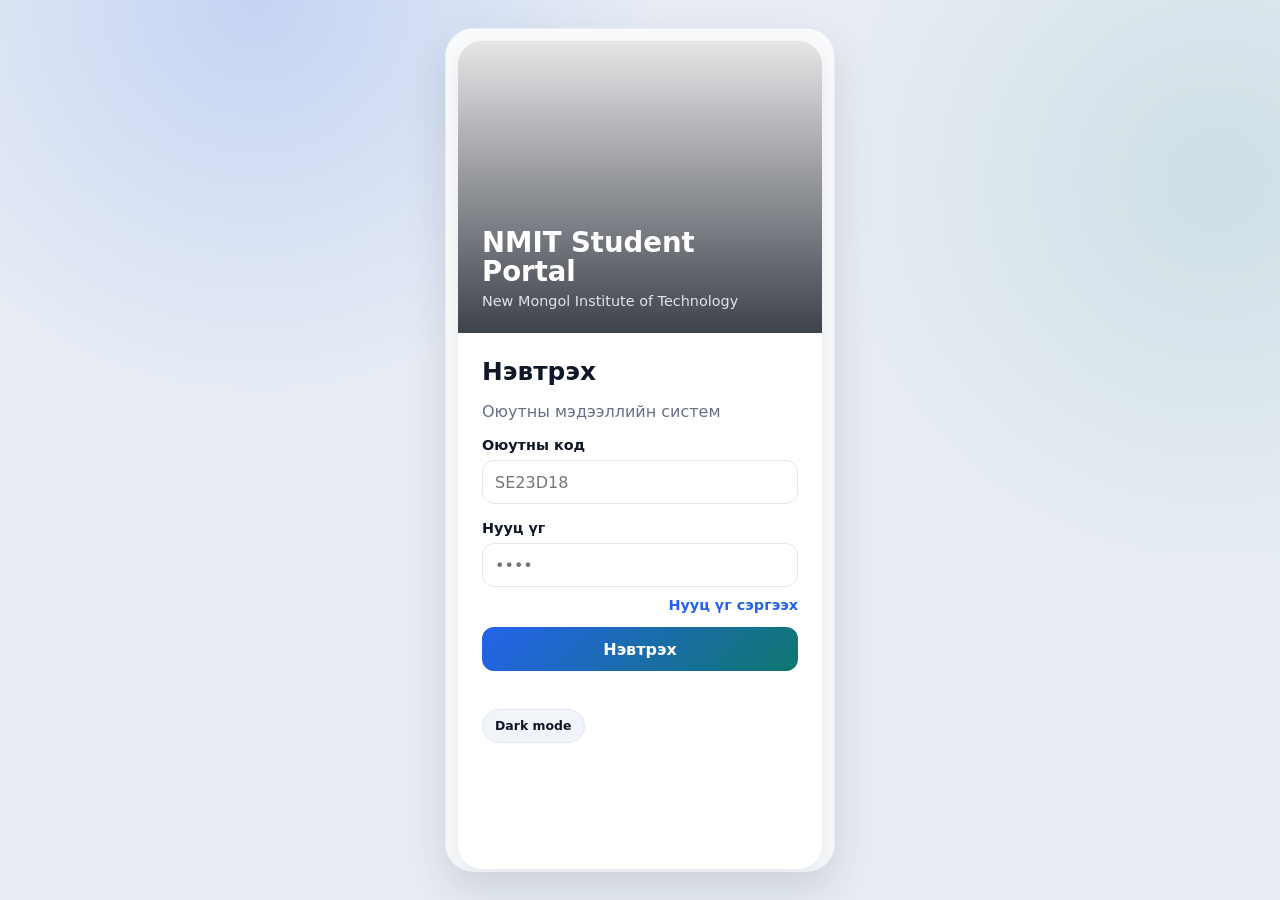
<file: target/classes/static/index.html>
<!DOCTYPE html>
<html lang="mn">
<head>
  <meta charset="UTF-8">
  <meta name="viewport" content="width=device-width, initial-scale=1.0">
  <title>Оюутны систем</title>
  <link rel="stylesheet" href="style.css">
</head>
<body>
  <main class="app">
    <section id="loginPage" class="page active">
      <div class="login-box">
        <a class="login-visual" href="https://nmit.edu.mn/mn" target="_blank" rel="noopener noreferrer">
          <div class="login-brand-link">
            <strong>NMIT Student Portal</strong>
            <span>New Mongol Institute of Technology</span>
          </div>
        </a>

        <div class="login-panel">
          <h1>Нэвтрэх</h1>
          <p class="subtitle">Оюутны мэдээллийн систем</p>

          <div class="field">
            <label for="studentCode">Оюутны код</label>
            <input id="studentCode" type="text" placeholder="SE23D18" autocomplete="username">
          </div>

          <div class="field">
            <label for="password">Нууц үг</label>
            <input id="password" type="password" placeholder="••••" autocomplete="current-password">
          </div>

          <a id="forgotPasswordLink" class="form-link" href="#recoveryPage">Нууц үг сэргээх</a>
          <button id="loginButton" type="button">Нэвтрэх</button>
          
          <p id="loginMsg" class="message"></p>

          <button id="loginThemeToggle" class="login-theme-toggle" type="button" aria-label="Theme солих">Dark mode</button>
        </div>
      </div>
    </section>

    <section id="recoveryPage" class="page">
      <div class="recovery-page">
        <article class="recovery-card">
          <h1>Нууц үг сэргээх</h1>
          <p class="subtitle">Оюутны кодоо оруулаад сэргээх хүсэлт илгээнэ үү.</p>

          <div class="field">
            <label for="recoveryCode">Оюутны код</label>
            <input id="recoveryCode" type="text" placeholder="SE23D18" autocomplete="username">
          </div>

          <div class="field">
            <label for="newPassword">Шинэ нууц үг</label>
            <input id="newPassword" type="password" placeholder="Шинэ нууц үг" autocomplete="new-password">
          </div>

          <div class="field">
            <label for="confirmPassword">Шинэ нууц үг давтах</label>
            <input id="confirmPassword" type="password" placeholder="Давтан оруулах" autocomplete="new-password">
          </div>

          <div class="recovery-panel">
            <strong>Сэргээх нөхцөл</strong>
            <p>Оюутны код зөв байх ёстой.</p>
            <p>Шинэ нууц үг 4-с дээш тэмдэгттэй, давталттайгаа ижил байх ёстой.</p>
          </div>

          <button id="sendRecoveryButton" type="button">Шинэ нууц үг хадгалах</button>
          <button class="secondary-button" type="button" data-page="loginPage">Нэвтрэх хэсэг рүү буцах</button>
          <p id="recoveryMsg" class="message"></p>
        </article>
      </div>
    </section>

    <section id="homePage" class="page">
      <header class="dashboard-header">
        <button class="profile-menu-button" type="button" data-action="openStudentMenu" aria-label="Оюутны цэс">ET</button>
        <div class="dashboard-student">
          <small>SE23D18 • Энхтулга</small>
        </div>
        <button class="icon-button notification-button" type="button" data-page="notificationPage" aria-label="Мэдэгдэл">
          <svg aria-hidden="true" viewBox="0 0 24 24">
            <path d="M10.27 21a2 2 0 0 0 3.46 0"></path>
            <path d="M18 8a6 6 0 0 0-12 0c0 7-3 7-3 9h18c0-2-3-2-3-9"></path>
          </svg>
        </button>
      </header>

      <section class="dashboard-summary">
        <div>
          <span>энэ улиралын кредит</span>
        
          <strong id="creditCount">0</strong>
        </div>
        <div>
          <span>үнэлгээний голч</span>
          <strong id="dashboardGpa">0.00</strong>
        </div>
      </section>

     <section class="today-card">
  <div class="lesson-icon" id="todayIcon">⌘</div>
  <div class="lesson-content">
    <h3>Өнөөдрийн хичээл</h3>
    <p id="todayCourse">Хуваарь үүсээгүй байна</p>
    <div>
      <span id="todayRoom">Төлбөр төлсний дараа гарна</span>
      <strong id="todayTime">--:--</strong>
    </div>
  </div>
</section>

      <footer class="bottom-nav" aria-label="Үндсэн цэс">
        <button type="button" data-page="schedulePage"><strong>▦</strong><span>Хуваарь</span></button>
        <button type="button" data-page="courseHubPage"><strong>＋</strong><span>Сонголт</span></button>
        <button type="button" data-page="gradePage"><strong>★</strong><span>Дүн</span></button>
        <button type="button" data-page="attendancePage"><strong>▣</strong><span>Ирц</span></button>
      </footer>

    </section>

    <aside id="studentMenu" class="student-menu-overlay hidden" aria-hidden="true">
      <button class="student-menu-backdrop" type="button" data-action="closeStudentMenu" aria-label="Цэс хаах"></button>
      <nav class="student-menu-panel" aria-label="Оюутны цэс">
        <div class="student-profile">
          <div class="student-avatar" aria-hidden="true">
            <span></span>
          </div>
          <strong>С.ЭНХТУЛГА</strong>
          <span class="student-code">Код : SE23D18</span>
          <small>SE23D18@nmit.edu.mn</small>
        </div>

        <div class="student-menu-list">
          <button type="button" data-page="surveyPage"><span>▤</span>Санал асуулга</button>
          <button type="button" data-page="leaveRequestPage"><span>▣</span>Чөлөөний хүсэлт</button>
          <button type="button" data-page="profilePage"><span>♙</span>Миний мэдээлэл</button>
          <button id="themeToggle" type="button" aria-label="Theme солих"><span>◐</span>Template</button>
        </div>

        <button class="student-menu-logout" type="button" data-action="logout">
          <span>↪</span>Гарах
        </button>
      </nav>
    </aside>

    <section id="notificationPage" class="page">
      <div class="top">
        <button type="button" data-page="homePage">← Буцах</button>
        <h2>Мэдэгдэл</h2>
      </div>

      <div id="notificationList" class="notification-list">
        <article class="notification-card">
          <strong>Хичээл сонголт</strong>
          <p>Хичээл сонголтын мэдээллээ шалгана уу.</p>
          <small>Өнөөдөр</small>
        </article>
        <article class="notification-card">
          <strong>Төлбөр</strong>
          <p>Төлбөр төлсний дараа хуваарь идэвхжинэ.</p>
          <small>Өчигдөр</small>
        </article>
      </div>
    </section>

    <section id="schedulePage" class="page">
      <div class="top">
        <button type="button" data-page="homePage">← Буцах</button>
        <h2>Хичээлийн хуваарь</h2>
      </div>

      <div class="day-tabs" aria-label="Гараг сонгох">
 <button class="active" type="button" data-day="Даваа" onclick="setDay('Даваа')">Да</button>
<button type="button" data-day="Мягмар" onclick="setDay('Мягмар')">Мя</button>
<button type="button" data-day="Лхагва" onclick="setDay('Лхагва')">Лх</button>
<button type="button" data-day="Пүрэв" onclick="setDay('Пүрэв')">Пү</button>
<button type="button" data-day="Баасан" onclick="setDay('Баасан')">Ба</button>
      </div>
      <section id="scheduleList" class="schedule-list"></section>
    </section>

    <section id="surveyPage" class="page">
      <div class="top">
        <button type="button" data-page="homePage">← Буцах</button>
        <h2>Санал асуулга</h2>
      </div>

      <article class="card form-card">
        <h3 class="section-title">Хичээлийн сэтгэл ханамж</h3>
        <div class="field">
          <label for="surveyCourse">Хичээл</label>
          <select id="surveyCourse">
            <option value="">Хичээл сонгох</option>
            <option value="Java Programming">Java Programming</option>
            <option value="Database System">Database System</option>
            <option value="Web Development">Web Development</option>
            <option value="Software Engineering">Software Engineering</option>
          </select>
        </div>

        <div class="field">
          <label for="surveyRating">Үнэлгээ</label>
          <select id="surveyRating">
            <option value="">Үнэлгээ сонгох</option>
            <option value="5">5 - Маш сайн</option>
            <option value="4">4 - Сайн</option>
            <option value="3">3 - Дунд</option>
            <option value="2">2 - Сайжруулах хэрэгтэй</option>
            <option value="1">1 - Хангалтгүй</option>
          </select>
        </div>

        <div class="field">
          <label for="surveyComment">Санал</label>
          <textarea id="surveyComment" rows="4" placeholder="Саналаа бичнэ үү"></textarea>
        </div>

        <button type="button" id="submitSurveyButton">Илгээх</button>
        <p id="surveyMsg" class="message"></p>
      </article>
    </section>

    <section id="leaveRequestPage" class="page">
      <div class="top">
        <button type="button" data-page="homePage">← Буцах</button>
        <h2>Чөлөөний хүсэлт</h2>
      </div>

      <article class="card form-card">
        <h3 class="section-title">Хүсэлт илгээх</h3>
        <div class="field">
          <label for="leaveDate">Огноо</label>
          <input id="leaveDate" type="date">
        </div>

        <div class="field">
          <label for="leaveReason">Шалтгаан</label>
          <textarea id="leaveReason" rows="4" placeholder="Чөлөө авах шалтгаанаа бичнэ үү"></textarea>
        </div>

        <button type="button" id="submitLeaveButton">Хүсэлт илгээх</button>
        <p id="leaveMsg" class="message"></p>
      </article>
    </section>

    <section id="gradePage" class="page">
      <div class="top">
        <button type="button" data-page="homePage">← Буцах</button>
        <h2>Дүн</h2>
      </div>

      <p class="page-note">Хичээл бүрийн лаборатори, ирц, бие даалт, шалгалтын онооны задаргаа.</p>
      <section id="gradeSummary" class="grade-summary" aria-label="Дүнгийн нэгтгэл"></section>
      <div id="gradeList" class="grade-list"></div>
    </section>

    <section id="courseHubPage" class="page">
      <div class="top">
        <button type="button" data-page="homePage">← Буцах</button>
        <h2>Хичээл сонголт</h2>
      </div>

      <section class="hub-summary">
        <div>
          <span>Сонгосон кредит</span>
          <strong id="hubCreditCount">0</strong>
        </div>
        <div>
          <span>1 кредитийн үнэ</span>
          <strong>220,000₮</strong>
        </div>
      </section>

      <article class="hub-section">
        <div class="hub-head">
          <h3>Хичээл сонголт I</h3>
          <small>Боломжтой хичээлүүд</small>
        </div>
        <div id="hubCourse1List" class="course-list compact"></div>
      </article>

      <article class="hub-section">
        <div class="hub-head">
          <h3>Хичээл сонголт II</h3>
          <small>Багш болон цаг сонгох</small>
        </div>
        <div id="hubCourse2List" class="course-list compact"></div>
      </article>

      <article class="hub-section payment-mini">
        <div class="hub-head">
          <h3>Төлбөр</h3>
          <small>1 кредит = 220,000₮</small>
        </div>
        <p>Сонгосон кредит: <strong id="hubPaymentCredit">0</strong></p>
        <p>Тооцсон төлбөр: <strong id="hubPaymentTotal">0₮</strong></p>
        <p>1 кредитийн үнэ: <strong>220,000₮</strong></p>
        <button type="button" data-page="paymentPage">Төлбөр төлөх</button>
      </article>
    </section>

    <section id="course1Page" class="page">
      <div class="top">
        <button type="button" data-page="homePage">← Буцах</button>
        <h2>Хичээл сонголт I</h2>
      </div>

      <p class="page-note">Боломжтой хичээлүүдээс сонгоно. Дараагийн шатанд багш болон цагийг тохируулна.</p>
      <div id="course1List" class="course-list"></div>
    </section>

    <section id="course2Page" class="page">
      <div class="top">
        <button type="button" data-page="homePage">← Буцах</button>
        <h2>Хичээл сонголт II</h2>
      </div>

      <p class="page-note">Сонгосон хичээл бүрийн багш болон цагийг сонгоно.</p>
      <div id="course2List" class="course-list"></div>
    </section>

    <section id="attendancePage" class="page">
      <div class="top">
        <button type="button" data-page="homePage">← Буцах</button>
        <h2>Ирц өгөх</h2>
      </div>

      <p class="page-note">Багшийн QR кодыг уншуулж ирцээ баталгаажуулна.</p>
      <article class="attendance-card">
        <div class="qr-box" aria-label="QR уншигч хэсэг">
          <div class="qr-mark">
            <span></span><span></span><span></span><span></span>
          </div>
          <strong>QR уншигч</strong>
          <small>Камераа QR код руу чиглүүлнэ үү</small>
        </div>

        <button id="submitAttendanceButton" type="button">QR уншуулах</button>
        <p id="attendanceMsg" class="message"></p>
      </article>

      <div id="attendanceList" class="attendance-list"></div>
    </section>

    <section id="paymentPage" class="page">
  <div class="top">
    <button type="button" data-page="homePage">← Буцах</button>
    <h2>Төлбөр</h2>
  </div>

  <article class="card payment-card">
    <p>Сонгосон кредит: <strong id="paymentCredit">0</strong></p>
    <p>1 кредитийн үнэ: <strong>220,000₮</strong></p>
    <p>Төлөх дүн: <strong id="paymentTotal">0₮</strong></p>
    <p>Төлөв: <strong id="paymentStatus">Төлөөгүй</strong></p>

    <button type="button" id="payButton">Төлбөр төлөх</button>

    <div id="paymentOptions" class="payment-options hidden">
      <button type="button" data-action="choosePayment" data-method="qr">
        QR / QPay
      </button>

      <button type="button" data-action="choosePayment" data-method="bank">
        Дансаар төлөх
      </button>
    </div>

    <div id="qrPanel" class="pay-panel hidden">
      <h3>QR төлбөр</h3>

      <div class="fake-qr">
        <span></span><span></span><span></span><span></span>
        <span></span><span></span><span></span><span></span>
        <span></span><span></span><span></span><span></span>
        <span></span><span></span><span></span><span></span>
      </div>

      <p>QPay app-аар QR код уншуулна уу.</p>

      <button type="button" data-action="confirmPayment" data-method="qr">
        QR төлбөр баталгаажуулах
      </button>
    </div>

    <div id="bankPanel" class="pay-panel hidden">
      <h3>Дансаар төлөх</h3>

      <p>Банк: <strong>Хаан банк</strong></p>
      <p>Данс: <strong>5030123456</strong></p>
      <p>Хүлээн авагч: <strong>NMIT</strong></p>
      <p>Гүйлгээний утга: <strong>SE23D18</strong></p>

      <button type="button" data-action="confirmPayment" data-method="bank">
        Дансны төлбөр баталгаажуулах
      </button>
    </div>

    <p id="payMsg" class="message"></p>
  </article>
</section>

    <section id="profilePage" class="page">
      <div class="top">
        <button type="button" data-page="homePage">← Буцах</button>
        <h2>Профайл</h2>
      </div>

      <article class="card">
        <h3 class="section-title">Хувийн мэдээлэл</h3>
        <div class="field">
          <label for="nameInput">Нэр</label>
          <input id="nameInput" type="text" value="Энхтулга">
        </div>

        <div class="field">
          <label for="phoneInput">Утас</label>
          <input id="phoneInput" type="tel" value="99999999">
        </div>

        <button type="button" id="saveProfileButton">Хадгалах</button>
        <p id="profileMsg" class="message"></p>
      </article>

      <article class="card password-card">
        <h3 class="section-title">Нууц үг солих</h3>
        <div class="field">
     
          <label for="currentPassword">Одоогийн нууц үг</label>
          <input id="currentPassword" type="password" placeholder="Одоогийн нууц үг" autocomplete="current-password">
        </div>

        <div class="field">
          <label for="profileNewPassword">Шинэ нууц үг</label>
          <input id="profileNewPassword" type="password" placeholder="Шинэ нууц үг" autocomplete="new-password">
        </div>

        <div class="field">
          <label for="profileConfirmPassword">Шинэ нууц үг давтах</label>
          <input id="profileConfirmPassword" type="password" placeholder="Давтан оруулах" autocomplete="new-password">
        </div>

        <button type="button" id="changePasswordButton">Нууц үг солих</button>
        <p id="passwordMsg" class="message"></p>
      </article>
    </section>
  </main>

  <script src="script.js"></script>
</body>
</html>
</file>
<file: target/classes/static/style.css>
:root {
  color-scheme: light;
  --bg: #e8edf5;
  --app: #f8fafc;
  --surface: #ffffff;
  --surface-2: #f1f5f9;
  --text: #101828;
  --muted: #667085;
  --line: #e2e8f0;
  --primary: #2563eb;
  --primary-2: #0f766e;
  --mint: #06c783;
  --mint-soft: #dffdf0;
  --brand: #9f1d22;
  --success: #16a34a;
  --warning: #d97706;
  --danger: #dc2626;
  --primary-soft: #eff6ff;
  --success-soft: #ecfdf3;
  --warning-soft: #fffbeb;
  --danger-soft: #fff1f2;
  --shadow: 0 18px 42px rgba(15, 23, 42, 0.13);
  --soft-shadow: 0 10px 24px rgba(15, 23, 42, 0.07);
  --radius: 16px;
}

body[data-theme="dark"] {
  color-scheme: dark;
  --bg: #111722;
  --app: #151c29;
  --surface: #1b2432;
  --surface-2: #222c3b;
  --text: #f4f8ff;
  --muted: #aab4c2;
  --line: #323d4d;
  --primary: #7db7f5;
  --primary-2: #5cc6d6;
  --mint: #34d399;
  --mint-soft: rgba(52, 211, 153, 0.18);
  --brand: #fb7185;
  --success: #4ade80;
  --warning: #fbbf24;
  --danger: #f87171;
  --primary-soft: rgba(139, 196, 255, 0.18);
  --success-soft: rgba(74, 222, 128, 0.16);
  --warning-soft: rgba(251, 191, 36, 0.16);
  --danger-soft: rgba(248, 113, 113, 0.16);
  --shadow: 0 18px 42px rgba(4, 12, 28, 0.32);
  --soft-shadow: 0 10px 24px rgba(4, 12, 28, 0.22);
}

* {
  box-sizing: border-box;
}

*,
*::before,
*::after {
  transition:
    background-color 180ms ease,
    border-color 180ms ease,
    color 180ms ease,
    box-shadow 180ms ease;
}

html,
body {
  margin: 0;
  min-height: 100%;
}

body {
  min-height: 100vh;
  background:
    radial-gradient(circle at 20% 0%, rgba(37, 99, 235, 0.18), transparent 30%),
    radial-gradient(circle at 95% 20%, rgba(15, 118, 110, 0.12), transparent 28%),
    var(--bg);
  color: var(--text);
  font-family: Inter, Segoe UI, system-ui, -apple-system, BlinkMacSystemFont, sans-serif;
  display: grid;
  place-items: center;
}

body[data-theme="dark"] {
  background:
    radial-gradient(circle at 18% 8%, rgba(125, 183, 245, 0.14), transparent 34%),
    radial-gradient(circle at 88% 18%, rgba(92, 198, 214, 0.10), transparent 30%),
    linear-gradient(145deg, #1b2330 0%, #121925 50%, #0d131d 100%);
}

button,
input,
select,
textarea {
  font: inherit;
}

button {
  min-height: 44px;
  cursor: pointer;
  border: 0;
  border-radius: 12px;
  padding: 10px 16px;
  background: linear-gradient(135deg, var(--primary), var(--primary-2));
  color: #ffffff;
  font-weight: 750;
  transition: transform 140ms ease, box-shadow 140ms ease, filter 140ms ease;
}

button:hover {
  box-shadow: 0 12px 22px rgba(37, 99, 235, 0.22);
  filter: saturate(1.05);
}

button:active {
  transform: translateY(1px);
}

input,
select,
textarea {
  width: 100%;
  min-height: 44px;
  padding: 11px 12px;
  border: 1px solid var(--line);
  border-radius: 12px;
  background: var(--surface);
  color: var(--text);
}

input:focus,
select:focus,
textarea:focus {
  border-color: var(--primary);
  box-shadow: 0 0 0 3px color-mix(in srgb, var(--primary) 20%, transparent);
  outline: none;
}

textarea {
  resize: vertical;
  line-height: 1.45;
}

.app {
  position: relative;
  width: min(390px, 100vw);
  height: min(844px, 100vh);
  min-height: min(844px, 100vh);
  margin: 0 auto;
  padding: 12px 12px 92px;
  overflow-x: hidden;
  overflow-y: auto;
  border: 1px solid color-mix(in srgb, var(--line) 70%, transparent);
  border-radius: 28px;
  background: var(--app);
  box-shadow: var(--shadow);
}

.app::-webkit-scrollbar {
  width: 0;
}

.page {
  display: none;
  animation: pageIn 180ms ease;
}

.page.active {
  display: block;
}

#homePage {
  position: relative;
  min-height: calc(100vh - 116px);
  padding-bottom: 86px;
}

@keyframes pageIn {
  from {
    opacity: 0;
    transform: translateY(8px);
  }
  to {
    opacity: 1;
    transform: translateY(0);
  }
}

.login-box {
  min-height: calc(100vh - 72px);
  display: grid;
  overflow: hidden;
  border-radius: 24px;
  background: var(--surface);
  box-shadow: var(--soft-shadow);
}

.login-visual {
  min-height: 190px;
  display: flex;
  flex-direction: column;
  justify-content: flex-end;
  padding: 24px;
  background:
    linear-gradient(180deg, rgba(8, 13, 25, 0.10), rgba(8, 13, 25, 0.78)),
    url("https://nmit.edu.mn/_next/image?url=%2Fimages%2Fbuild.jpg&w=3840&q=75") center / cover no-repeat;
  color: #ffffff;
  text-decoration: none;
}

.login-brand-link {
  color: inherit;
}

.login-brand-link:hover span {
  text-decoration: underline;
}

.login-visual strong {
  display: block;
  max-width: 260px;
  font-size: 1.72rem;
  line-height: 1.05;
}

.login-visual span {
  display: block;
  max-width: 270px;
  margin-top: 8px;
  color: rgba(255, 255, 255, 0.84);
  font-size: 0.9rem;
}

.login-panel,
.recovery-card {
  padding: 24px;
}

.login-panel h1,
.recovery-card h1 {
  margin: 0 0 8px;
  font-size: 1.55rem;
}

.subtitle,
.hint,
.page-note,
.header-left small,
.profile-card p,
.stats span,
.course p,
.grade-head span,
.grade-total span,
.grade-breakdown span,
.attendance-record span,
.attendance-record small {
  color: var(--muted);
}

.field {
  display: grid;
  gap: 7px;
  margin-top: 16px;
}

.field label {
  font-size: 0.9rem;
  font-weight: 700;
}

.form-link {
  align-self: flex-end;
  display: block;
  margin-top: 10px;
  color: var(--primary);
  font-size: 0.9rem;
  font-weight: 700;
  text-align: right;
  text-decoration: none;
}

.form-link:hover {
  text-decoration: underline;
}

#loginButton,
.recovery-card #sendRecoveryButton,
.recovery-card .secondary-button,
.attendance-card #submitAttendanceButton,
.card #saveProfileButton,
.password-card #changePasswordButton,
.course button,
.form-card button {
  width: 100%;
  margin-top: 14px;
}

.hint {
  display: block;
  margin-top: 10px;
}

.login-theme-toggle {
  width: auto;
  min-height: 34px;
  display: inline-flex;
  align-items: center;
  justify-content: center;
  justify-self: end;
  margin-top: 8px;
  padding: 7px 12px;
  border: 1px solid var(--line);
  border-radius: 999px;
  background: var(--surface-2);
  color: var(--text);
  box-shadow: none;
  font-size: 0.78rem;
}

.recovery-page {
  min-height: calc(100vh - 72px);
  display: grid;
  place-items: center;
}

.recovery-card,
.profile-card,
.stats div,
.menu button,
.card,
.grade-card,
.attendance-card,
.course,
.empty-state {
  border: 1px solid var(--line);
  border-radius: var(--radius);
  background: var(--surface);
  box-shadow: var(--soft-shadow);
}

.recovery-panel {
  margin-top: 16px;
  padding: 13px 14px;
  border: 1px solid color-mix(in srgb, var(--primary) 28%, var(--line));
  border-left: 4px solid var(--primary);
  border-radius: 12px;
  background: var(--primary-soft);
}

.recovery-panel strong {
  display: block;
  margin-bottom: 6px;
}

.recovery-panel p {
  margin: 6px 0;
  color: var(--muted);
  font-size: 0.9rem;
  line-height: 1.45;
}

.secondary-button,
.top button,
header > button {
  border: 1px solid var(--line);
  background: var(--surface);
  color: var(--text);
  box-shadow: none;
}

header,
.top {
  display: flex;
  align-items: center;
  justify-content: space-between;
  gap: 12px;
  margin-bottom: 14px;
  padding: 12px;
  border: 1px solid var(--line);
  border-radius: 18px;
  background: var(--surface);
  box-shadow: var(--soft-shadow);
}

.header-left {
  display: flex;
  align-items: center;
  gap: 10px;
}

.header-left h2,
.profile-card h3,
.course h3,
.top h2,
.section-title,
.grade-head h3,
.empty-state h3 {
  margin: 0;
}

.logo {
  width: 40px;
  height: 40px;
  object-fit: contain;
}

.profile-card {
  display: flex;
  align-items: center;
  gap: 14px;
  margin-bottom: 14px;
  padding: 14px;
}

.avatar {
  width: 52px;
  height: 52px;
  flex: 0 0 auto;
  display: grid;
  place-items: center;
  border-radius: 50%;
  background: var(--primary-soft);
  color: var(--primary);
  font-weight: 900;
}

.stats {
  display: grid;
  grid-template-columns: repeat(3, minmax(0, 1fr));
  gap: 10px;
  margin-bottom: 14px;
}

.stats div {
  padding: 14px 10px;
}

.stats strong {
  display: block;
  margin-bottom: 5px;
  font-size: 1.25rem;
  line-height: 1;
}

.stats div:nth-child(1) strong {
  color: var(--primary);
}

.stats div:nth-child(2) strong {
  color: var(--success);
}

.stats div:nth-child(3) strong {
  color: var(--warning);
}

.menu {
  display: grid;
  grid-template-columns: repeat(2, minmax(0, 1fr));
  gap: 10px;
}

.menu button {
  min-height: 72px;
  padding: 12px;
  color: var(--text);
  text-align: left;
  background: var(--surface);
  box-shadow: var(--soft-shadow);
}

.menu button:nth-child(4n + 1) {
  border-top: 4px solid var(--primary);
}

.menu button:nth-child(4n + 2) {
  border-top: 4px solid var(--success);
}

.menu button:nth-child(4n + 3) {
  border-top: 4px solid var(--warning);
}

.menu button:nth-child(4n + 4) {
  border-top: 4px solid var(--brand);
}

.page-note {
  margin: -4px 0 12px;
  font-size: 0.9rem;
}

.day-tabs {
  display: grid;
  grid-template-columns: repeat(5, minmax(0, 1fr));
  gap: 8px;
  margin-bottom: 16px;
  padding: 6px;
  border: 1px solid var(--line);
  border-radius: 18px;
  background: var(--surface);
  box-shadow: var(--soft-shadow);
}

.day-tabs button {
  width: 100%;
  min-width: 0;
  min-height: 48px;
  padding: 0;
  border: 1px solid transparent;
  border-radius: 14px;
  background: transparent;
  color: var(--muted);
  box-shadow: none;
  font-size: 0.9rem;
  font-weight: 850;
}

.day-tabs button.active {
  border-color: color-mix(in srgb, var(--mint) 34%, var(--line));
  background: var(--mint-soft);
  color: var(--mint);
}

.schedule-list {
  display: grid;
  gap: 12px;
}

.schedule-card {
  display: grid;
  grid-template-columns: 58px minmax(0, 1fr);
  gap: 14px;
  padding: 16px;
  border: 1px solid var(--line);
  border-radius: 20px;
  background: var(--surface);
  box-shadow: var(--soft-shadow);
}

.schedule-card.blue .lesson-icon {
  background: var(--primary-soft);
  color: var(--primary);
}

.schedule-card.blue .lesson-content strong {
  background: var(--primary-soft);
  color: var(--primary);
}

.lesson-icon {
  width: 58px;
  height: 58px;
  display: grid;
  place-items: center;
  border-radius: 16px;
  background: var(--mint-soft);
  color: var(--mint);
  font-weight: 900;
  letter-spacing: 0;
}

.lesson-content {
  min-width: 0;
}

.lesson-content h3 {
  margin: 0;
  font-size: 1rem;
  line-height: 1.35;
}

.lesson-content p {
  margin: 8px 0;
  color: var(--muted);
}

.lesson-content div {
  display: flex;
  align-items: center;
  justify-content: space-between;
  gap: 10px;
  padding-top: 8px;
  border-top: 1px solid var(--line);
}

.lesson-content span {
  min-width: 0;
  color: var(--muted);
  overflow-wrap: anywhere;
}

.lesson-content strong {
  flex: 0 0 auto;
  padding: 6px 10px;
  border-radius: 999px;
  background: var(--mint-soft);
  color: var(--mint);
  font-size: 0.86rem;
  white-space: nowrap;
}

.card,
.grade-card,
.attendance-card,
.course,
.empty-state {
  margin-top: 14px;
  padding: 14px;
}

.section-title {
  font-size: 1.05rem;
}

.card p {
  margin: 0;
  padding: 11px 0;
  border-bottom: 1px solid var(--line);
}

.card p:last-of-type {
  border-bottom: 0;
}

.grade-summary {
  display: grid;
  grid-template-columns: repeat(3, minmax(0, 1fr));
  gap: 8px;
  margin-bottom: 14px;
}

.grade-summary div {
  padding: 14px 10px;
  border: 1px solid var(--line);
  border-radius: 16px;
  background: var(--surface);
  box-shadow: var(--soft-shadow);
}

.grade-summary span,
.semester-head span {
  display: block;
  color: var(--muted);
  font-size: 0.72rem;
  font-weight: 800;
  line-height: 1.25;
  text-transform: uppercase;
}

.grade-summary strong {
  display: block;
  margin-top: 8px;
  color: var(--primary);
  font-size: 1.3rem;
  line-height: 1;
}

.grade-summary div:nth-child(2) strong {
  color: var(--mint);
}

.grade-summary div:nth-child(3) strong {
  color: var(--warning);
}

.grade-list,
.attendance-list {
  display: grid;
  gap: 10px;
}

.semester-block {
  display: grid;
  gap: 10px;
  padding: 12px;
  border: 1px solid var(--line);
  border-radius: 20px;
  background: color-mix(in srgb, var(--surface-2) 55%, var(--surface));
}

.semester-head {
  display: flex;
  align-items: center;
  justify-content: space-between;
  gap: 12px;
  padding: 2px 2px 8px;
}

.semester-head h3 {
  margin: 0 0 5px;
  font-size: 1.02rem;
}

.semester-head > strong {
  flex: 0 0 auto;
  padding: 7px 11px;
  border-radius: 999px;
  background: var(--primary-soft);
  color: var(--primary);
  font-size: 0.92rem;
}

.grade-card {
  margin-top: 0;
}

.grade-head {
  display: flex;
  align-items: flex-start;
  justify-content: space-between;
  gap: 14px;
  padding-bottom: 12px;
  border-bottom: 1px solid var(--line);
}

.grade-head h3 {
  font-size: 1rem;
}

.grade-head > strong,
.attendance-record b {
  padding: 6px 10px;
  border-radius: 999px;
  background: var(--success-soft);
  color: var(--success);
}

.grade-total {
  display: flex;
  align-items: center;
  justify-content: space-between;
  margin-top: 12px;
  padding: 12px;
  border-radius: 12px;
  background: var(--primary-soft);
}

.grade-total b {
  color: var(--primary);
  font-size: 1.25rem;
}

.grade-breakdown {
  display: grid;
  gap: 8px;
  margin-top: 10px;
}

.grade-breakdown div {
  display: flex;
  align-items: center;
  justify-content: space-between;
  gap: 12px;
  padding: 10px 12px;
  border: 1px solid var(--line);
  border-radius: 12px;
  background: var(--surface-2);
}

.course-list {
  display: grid;
  gap: 10px;
}

.course {
  border-top: 4px solid color-mix(in srgb, var(--primary) 65%, var(--line));
}

.course.selected {
  border-top-color: var(--success);
  background: color-mix(in srgb, var(--success-soft) 52%, var(--surface));
}

.course p {
  margin: 9px 0;
}

.schedule-choice .field {
  margin-top: 12px;
}

.empty-state {
  text-align: center;
}

.empty-state p {
  margin: 8px 0 14px;
  color: var(--muted);
}

.qr-box {
  display: grid;
  place-items: center;
  gap: 8px;
  min-height: 218px;
  padding: 22px;
  border: 1px dashed color-mix(in srgb, var(--primary) 45%, var(--line));
  border-radius: 16px;
  background:
    linear-gradient(90deg, var(--primary) 24px, transparent 24px) top left / 72px 3px no-repeat,
    linear-gradient(180deg, var(--primary) 24px, transparent 24px) top left / 3px 72px no-repeat,
    linear-gradient(270deg, var(--primary) 24px, transparent 24px) top right / 72px 3px no-repeat,
    linear-gradient(180deg, var(--primary) 24px, transparent 24px) top right / 3px 72px no-repeat,
    linear-gradient(90deg, var(--primary) 24px, transparent 24px) bottom left / 72px 3px no-repeat,
    linear-gradient(0deg, var(--primary) 24px, transparent 24px) bottom left / 3px 72px no-repeat,
    linear-gradient(270deg, var(--primary) 24px, transparent 24px) bottom right / 72px 3px no-repeat,
    linear-gradient(0deg, var(--primary) 24px, transparent 24px) bottom right / 3px 72px no-repeat,
    var(--surface-2);
  text-align: center;
}

.qr-mark {
  width: 94px;
  height: 94px;
  display: grid;
  grid-template-columns: repeat(2, 1fr);
  gap: 9px;
  padding: 11px;
  border-radius: 14px;
  background: var(--surface);
  box-shadow: inset 0 0 0 1px var(--line);
}

.qr-mark span {
  border: 7px solid var(--text);
  border-radius: 6px;
}

.qr-box small {
  color: var(--muted);
}

.attendance-list {
  margin-top: 12px;
}

.attendance-record {
  display: grid;
  gap: 7px;
  padding: 12px;
  border: 1px solid var(--line);
  border-radius: 14px;
  background: var(--surface);
}

.attendance-record div {
  display: grid;
  gap: 3px;
}

.message {
  min-height: 1.2rem;
  margin: 10px 0 0;
  color: var(--muted);
  font-size: 0.9rem;
}

.message.success {
  color: var(--success);
}

.message.error {
  color: var(--danger);
}

.dashboard-header {
  display: grid;
  grid-template-columns: 58px minmax(0, 1fr) auto;
  align-items: center;
  gap: 12px;
  margin-bottom: 18px;
  padding: 0;
  border: 0;
  background: transparent;
  box-shadow: none;
}

.dashboard-student {
  min-width: 0;
}

.dashboard-header small {
  display: block;
  color: var(--muted);
  text-align: center;
}

.icon-button {
  width: 48px;
  min-height: 48px;
  display: grid;
  place-items: center;
  padding: 0;
  border-radius: 50%;
  background: var(--surface-2);
  color: var(--text);
  box-shadow: none;
}

.notification-button {
  width: 48px;
  min-width: 48px;
  padding: 0;
}

.notification-button svg {
  width: 22px;
  height: 22px;
  fill: none;
  stroke: currentColor;
  stroke-width: 2.2;
  stroke-linecap: round;
  stroke-linejoin: round;
}

.profile-menu-button {
  width: 54px;
  min-height: 54px;
  display: grid;
  place-items: center;
  padding: 0;
  border: 4px solid var(--mint);
  border-radius: 50%;
  background: var(--surface);
  color: var(--text);
  box-shadow: var(--soft-shadow);
  font-weight: 900;
}

.student-menu-overlay {
  position: absolute;
  inset: 0;
  z-index: 50;
}

.student-menu-backdrop {
  position: absolute;
  inset: 0;
  min-height: 0;
  padding: 0;
  border-radius: 0;
  background: rgba(15, 23, 42, 0.54);
  box-shadow: none;
}

.student-menu-panel {
  position: relative;
  width: min(82%, 314px);
  min-height: 100%;
  display: flex;
  flex-direction: column;
  padding: 54px 24px 24px;
  border-radius: 0 24px 24px 0;
  background: var(--surface);
  box-shadow: 18px 0 34px rgba(15, 23, 42, 0.16);
  animation: studentMenuIn 180ms ease;
}

@keyframes studentMenuIn {
  from {
    transform: translateX(-18px);
    opacity: 0.75;
  }
  to {
    transform: translateX(0);
    opacity: 1;
  }
}

.student-profile {
  display: grid;
  justify-items: start;
  gap: 10px;
  padding-bottom: 26px;
  border-bottom: 1px solid var(--line);
}

.student-avatar {
  width: 96px;
  height: 96px;
  display: grid;
  place-items: end center;
  overflow: hidden;
  border: 4px solid var(--mint);
  border-radius: 50%;
  background:
    radial-gradient(circle at 50% 34%, #ffd4a8 0 20px, transparent 21px),
    radial-gradient(circle at 50% 102%, #f3bd8b 0 42px, transparent 43px),
    #ecfdf3;
}

.student-avatar span {
  width: 44px;
  height: 20px;
  margin-bottom: 70px;
  border: 7px solid var(--mint);
  border-right-color: transparent;
  border-radius: 50%;
  transform: rotate(8deg);
}

.student-profile strong {
  color: var(--text);
  font-size: 1.42rem;
  line-height: 1.1;
}

.student-code {
  padding: 8px 14px;
  border-radius: 999px;
  background: var(--mint-soft);
  color: var(--mint);
  font-weight: 900;
}

.student-profile small {
  color: var(--muted);
  font-size: 0.96rem;
}

.student-menu-list {
  display: grid;
  gap: 8px;
  padding: 24px 0;
}

.student-menu-list button,
.student-menu-logout {
  min-height: 52px;
  display: grid;
  grid-template-columns: 32px minmax(0, 1fr);
  align-items: center;
  gap: 14px;
  padding: 8px 0;
  border-radius: 0;
  background: transparent;
  color: var(--text);
  box-shadow: none;
  font-size: 1rem;
  font-weight: 700;
  text-align: left;
}

.student-menu-list span,
.student-menu-logout span {
  color: var(--muted);
  font-size: 1.35rem;
  text-align: center;
}

.student-menu-list button:hover,
.student-menu-list button:focus-visible {
  color: var(--mint);
  outline: none;
}

.student-menu-logout {
  margin-top: auto;
  border-top: 1px solid var(--line);
  color: var(--danger);
}

.student-menu-logout span {
  color: var(--danger);
}

.notification-list {
  display: grid;
  gap: 10px;
}

.notification-card {
  padding: 14px;
  border: 1px solid var(--line);
  border-radius: 16px;
  background: var(--surface);
  box-shadow: var(--soft-shadow);
}

.notification-card strong {
  display: block;
  margin-bottom: 6px;
}

.notification-card p {
  margin: 0 0 8px;
  color: var(--muted);
  line-height: 1.4;
}

.notification-card small {
  color: var(--mint);
  font-weight: 800;
}

.dashboard-summary {
  display: grid;
  grid-template-columns: 1fr 1fr;
  margin-bottom: 18px;
  overflow: hidden;
  border-radius: 24px;
  background: linear-gradient(135deg, #008657, var(--mint));
  color: #ffffff;
  box-shadow: 0 16px 34px color-mix(in srgb, var(--mint) 26%, transparent);
}

.dashboard-summary div {
  padding: 24px 20px;
}

.dashboard-summary div + div {
  border-left: 1px solid rgba(255, 255, 255, 0.25);
}

.dashboard-summary span {
  display: block;
  margin-bottom: 12px;
  color: rgba(255, 255, 255, 0.72);
  font-size: 0.78rem;
  font-weight: 800;
  letter-spacing: 0.14em;
  text-transform: uppercase;
}

.dashboard-summary strong {
  font-size: 1.95rem;
  line-height: 1;
}

.today-card {
  position: relative;
  display: grid;
  grid-template-columns: 64px minmax(0, 1fr);
  gap: 14px;
  margin-bottom: 16px;
  padding: 22px 18px;
  overflow: hidden;
  border: 1px solid var(--line);
  border-radius: 24px;
  background: var(--surface);
  box-shadow: var(--soft-shadow);
}

.today-card::before {
  content: "";
  position: absolute;
  inset: 20px auto 20px 0;
  width: 6px;
  border-radius: 0 999px 999px 0;
  background: var(--mint);
}

.quick-actions {
  display: grid;
  grid-template-columns: repeat(2, minmax(0, 1fr));
  gap: 10px;
  margin-bottom: 82px;
}

.quick-actions button {
  min-height: 88px;
  display: block;
  padding: 14px;
  border: 1px solid var(--line);
  border-radius: 20px;
  background: var(--surface);
  color: var(--text);
  text-align: left;
  box-shadow: var(--soft-shadow);
}

.quick-actions button strong {
  display: block;
  margin-bottom: 6px;
}

.quick-actions button span {
  display: block;
  color: var(--muted);
  font-size: 0.84rem;
  line-height: 1.3;
}

.quick-actions button:nth-child(1) {
  border-top: 4px solid var(--mint);
}

.quick-actions button:nth-child(2) {
  border-top: 4px solid var(--primary);
}

.quick-actions button:nth-child(3) {
  border-top: 4px solid var(--warning);
}

.quick-actions button:nth-child(4) {
  border-top: 4px solid var(--brand);
}

.bottom-nav {
  position: absolute;
  left: 12px;
  right: 12px;
  bottom: 0;
  display: grid;
  grid-template-columns: repeat(4, 1fr);
  gap: 6px;
  margin: 0;
  padding: 10px 10px calc(8px + env(safe-area-inset-bottom));
  border: 1px solid var(--line);
  border-radius: 24px 24px 0 0;
  background: color-mix(in srgb, var(--surface) 94%, transparent);
  box-shadow: 0 -12px 28px rgba(15, 23, 42, 0.08);
  backdrop-filter: blur(16px);
}

.bottom-nav button {
  min-height: 54px;
  display: grid;
  place-items: center;
  gap: 3px;
  padding: 6px;
  border-radius: 16px;
  background: transparent;
  color: var(--muted);
  box-shadow: none;
}

.bottom-nav button strong {
  color: inherit;
  font-size: 1.15rem;
}

.bottom-nav button span {
  font-size: 0.78rem;
  font-weight: 800;
}

.bottom-nav button:hover,
.bottom-nav button:focus-visible {
  background: var(--mint-soft);
  color: var(--mint);
  outline: none;
}

.hub-summary {
  display: grid;
  grid-template-columns: 1fr 1fr;
  gap: 10px;
  margin-bottom: 14px;
}

.hub-summary div {
  padding: 16px;
  border-radius: 18px;
  background: var(--surface);
  box-shadow: var(--soft-shadow);
}

.hub-summary span {
  display: block;
  margin-bottom: 8px;
  color: var(--muted);
  font-size: 0.78rem;
  font-weight: 800;
  text-transform: uppercase;
}

.hub-summary strong {
  color: var(--mint);
  font-size: 1.25rem;
}

.hub-section {
  margin-top: 14px;
  padding: 14px;
  border: 1px solid var(--line);
  border-radius: 20px;
  background: var(--surface);
  box-shadow: var(--soft-shadow);
}

.hub-head {
  margin-bottom: 12px;
}

.hub-head h3 {
  margin: 0;
  font-size: 1.05rem;
}

.hub-head small {
  color: var(--muted);
}

.course-list.compact .course {
  padding: 12px;
}

.course-list.compact .course h3 {
  font-size: 0.98rem;
}

.payment-mini p {
  display: flex;
  justify-content: space-between;
  gap: 12px;
  margin: 0;
  padding: 10px 0;
  border-bottom: 1px solid var(--line);
}

.payment-mini p:last-of-type {
  border-bottom: 0;
}

.payment-mini button {
  width: 100%;
  margin-top: 12px;
}

@media (max-width: 360px) {
  .app {
    border-radius: 0;
    padding: 10px;
  }

  .menu,
  .stats,
  .grade-summary,
  .hub-summary {
    grid-template-columns: 1fr;
  }

  header,
  .top,
  .profile-card {
    align-items: flex-start;
    flex-direction: column;
  }
}
.hidden {
  display: none !important;
}

.payment-options {
  display: grid;
  grid-template-columns: 1fr 1fr;
  gap: 10px;
  margin-top: 14px;
}

.pay-panel {
  margin-top: 14px;
  padding: 14px;
  border: 1px solid var(--line);
  border-radius: 18px;
  background: var(--surface-2);
}

.pay-panel h3 {
  margin: 0 0 12px;
}

.fake-qr {
  width: 150px;
  height: 150px;
  display: grid;
  grid-template-columns: repeat(4, 1fr);
  gap: 7px;
  margin: 12px auto;
  padding: 12px;
  border-radius: 18px;
  background: var(--surface);
  box-shadow: inset 0 0 0 1px var(--line), var(--soft-shadow);
}

.fake-qr span {
  border-radius: 5px;
  background: var(--text);
}

.fake-qr span:nth-child(2n) {
  opacity: 0.3;
}

.fake-qr span:nth-child(3n) {
  opacity: 0.65;
}

.payment-paid {
  color: var(--success);
}

.payment-unpaid {
  color: var(--danger);
}

@media (max-width: 360px) {
  .payment-options {
    grid-template-columns: 1fr;
  }

  .day-tabs {
    gap: 6px;
    padding: 5px;
  }

  .day-tabs button {
    min-height: 44px;
    border-radius: 12px;
    font-size: 0.84rem;
  }

  .schedule-card {
    grid-template-columns: 48px minmax(0, 1fr);
    gap: 12px;
    padding: 14px;
  }

  .lesson-icon {
    width: 48px;
    height: 48px;
    border-radius: 14px;
  }

  .lesson-content div {
    align-items: flex-start;
    flex-direction: column;
  }
}
</file>
